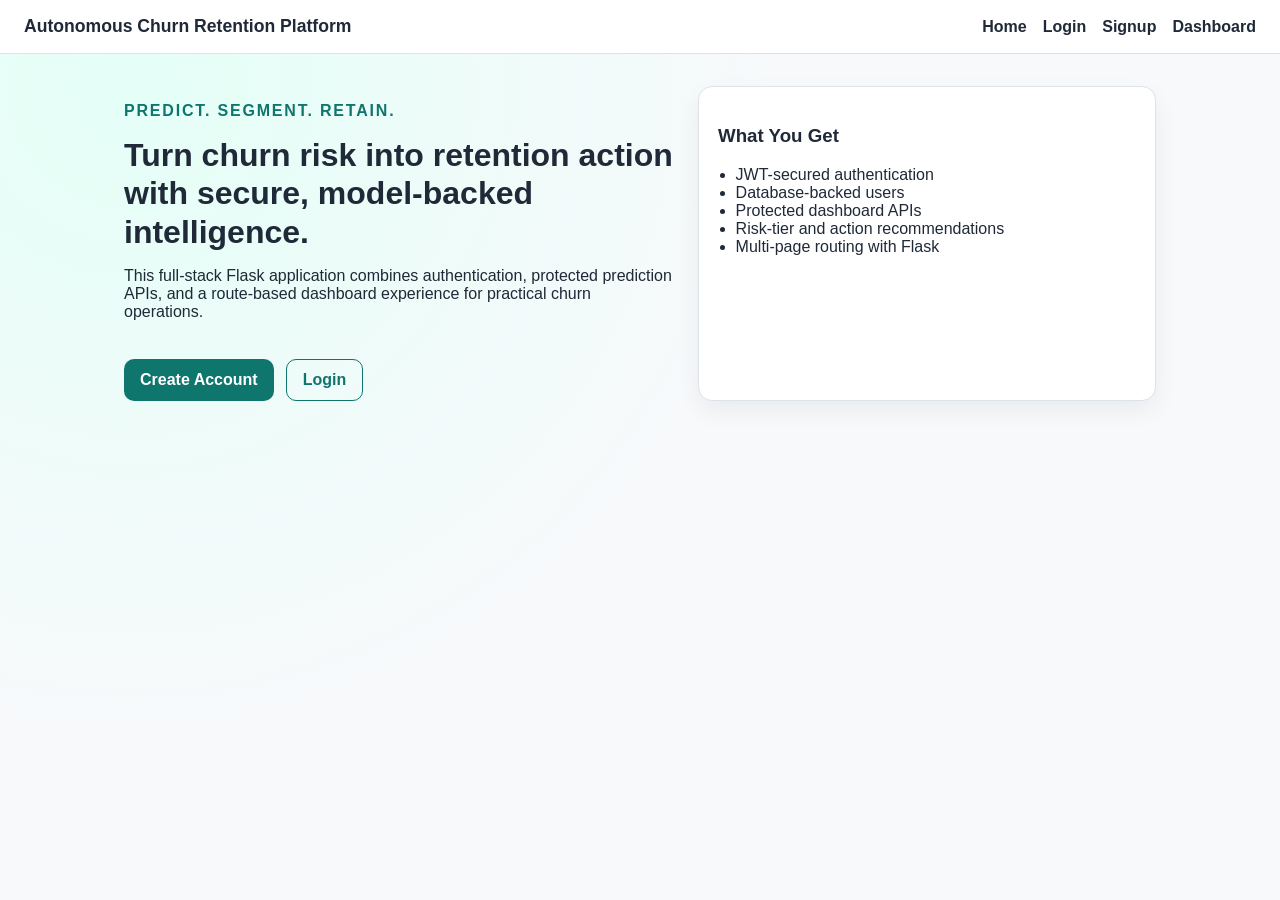
<file: frontend/index.html>
<!DOCTYPE html>
<html lang="en">
<head>
    <meta charset="UTF-8">
    <meta name="viewport" content="width=device-width, initial-scale=1.0">
    <title>Autonomous Churn Retention Platform</title>
    <link rel="stylesheet" href="styles.css">
</head>
<body data-page="landing">
    <header class="topbar">
        <h1>Autonomous Churn Retention Platform</h1>
        <nav>
            <a href="index.html">Home</a>
            <a href="login.html">Login</a>
            <a href="signup.html">Signup</a>
            <a href="dashboard.html">Dashboard</a>
        </nav>
    </header>

    <main class="hero">
        <section>
            <p class="eyebrow">Predict. Segment. Retain.</p>
            <h2>Turn churn risk into retention action with secure, model-backed intelligence.</h2>
            <p>
                This full-stack Flask application combines authentication, protected prediction APIs,
                and a route-based dashboard experience for practical churn operations.
            </p>
            <div class="cta-row">
                <a class="btn btn-primary" href="signup.html">Create Account</a>
                <a class="btn btn-outline" href="login.html">Login</a>
            </div>
        </section>
        <aside class="card stats">
            <h3>What You Get</h3>
            <ul>
                <li>JWT-secured authentication</li>
                <li>Database-backed users</li>
                <li>Protected dashboard APIs</li>
                <li>Risk-tier and action recommendations</li>
                <li>Multi-page routing with Flask</li>
            </ul>
        </aside>
    </main>
</body>
</html>
</file>
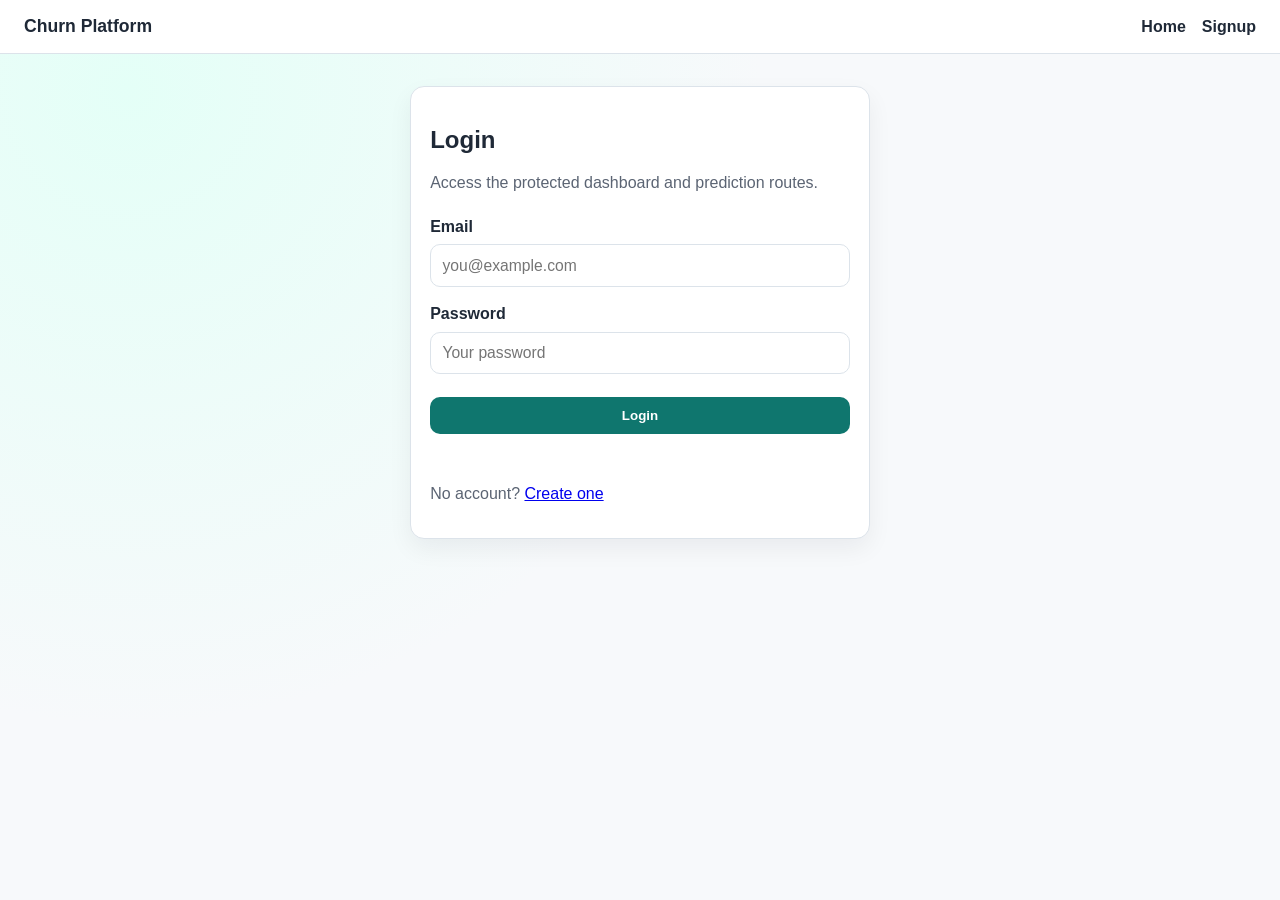
<file: frontend/dashboard.html>
<!DOCTYPE html>
<html lang="en">
<head>
    <meta charset="UTF-8">
    <meta name="viewport" content="width=device-width, initial-scale=1.0">
    <title>Dashboard | Churn Platform</title>
    <link rel="stylesheet" href="styles.css">
</head>
<body data-page="dashboard">
    <header class="topbar">
        <h1>Retention Dashboard</h1>
        <nav>
            <a href="index.html">Home</a>
            <a href="segments.html">Segments</a>
            <a href="#" id="logoutLink">Logout</a>
        </nav>
    </header>

    <main id="dashboardMain" class="dashboard-layout">
        <section class="card">
            <h2>Customer Risk Analysis</h2>
            <p id="dashboardMessage" class="muted"></p>
            <form id="churnForm" class="stack-form">
                <label for="gender">Gender</label>
                <select id="gender" name="gender">
                    <option value="Male">Male</option>
                    <option value="Female">Female</option>
                </select>

                <label for="tenure">Tenure (months)</label>
                <input id="tenure" type="number" name="tenure" min="0" required>

                <label for="monthlyCharges">Monthly Charges</label>
                <input id="monthlyCharges" type="number" name="MonthlyCharges" min="0" step="0.01" required>

                <label for="totalCharges">Total Charges</label>
                <input id="totalCharges" type="number" name="TotalCharges" min="0" step="0.01" required>

                <label for="contract">Contract</label>
                <select id="contract" name="Contract">
                    <option value="Month-to-month">Month-to-month</option>
                    <option value="One year">One year</option>
                    <option value="Two year">Two year</option>
                </select>

                <button class="btn btn-primary" type="submit">Analyze Risk</button>
            </form>
        </section>

        <section id="result" class="card hidden">
            <h2>Risk Analysis</h2>
            <p><strong>Churn Probability:</strong> <span id="probabilityText"></span></p>
            <p><strong>Risk Tier:</strong> <span id="riskTierBadge" class="badge">-</span></p>
            <p><strong>Customer Segment:</strong> <span id="segmentName">-</span></p>
            <p><strong>Segment Insight:</strong> <span id="segmentDescription">-</span></p>
            <div class="progress-container">
                <div id="probabilityBar" class="progress-bar"></div>
            </div>
            <p><strong>Recommended Action:</strong> <span id="actionBox"></span></p>
        </section>
    </main>

    <script src="script.js"></script>
</body>
</html>
</file>
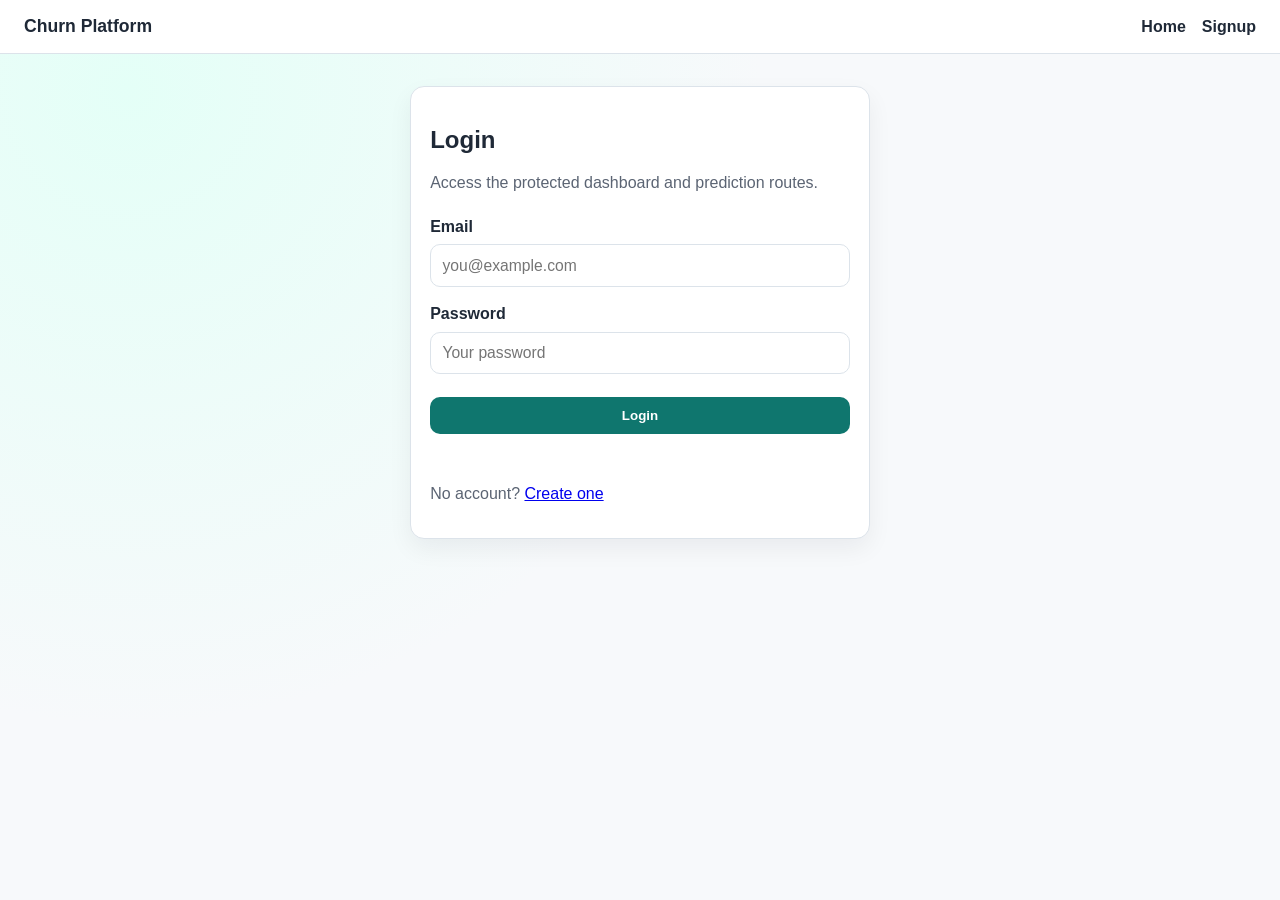
<file: frontend/login.html>
<!DOCTYPE html>
<html lang="en">
<head>
    <meta charset="UTF-8">
    <meta name="viewport" content="width=device-width, initial-scale=1.0">
    <title>Login | Churn Platform</title>
    <link rel="stylesheet" href="styles.css">
</head>
<body data-page="login">
    <header class="topbar">
        <h1>Churn Platform</h1>
        <nav>
            <a href="index.html">Home</a>
            <a href="signup.html">Signup</a>
        </nav>
    </header>

    <main class="centered">
        <section class="card auth-card">
            <h2>Login</h2>
            <p class="muted">Access the protected dashboard and prediction routes.</p>
            <form id="loginForm" class="stack-form">
                <label for="email">Email</label>
                <input id="email" type="email" required placeholder="you@example.com">

                <label for="password">Password</label>
                <input id="password" type="password" required placeholder="Your password">

                <button class="btn btn-primary" type="submit">Login</button>
            </form>
            <p id="authMessage" class="message"></p>
            <p class="muted">No account? <a href="signup.html">Create one</a></p>
        </section>
    </main>

    <script src="script.js"></script>
</body>
</html>
</file>
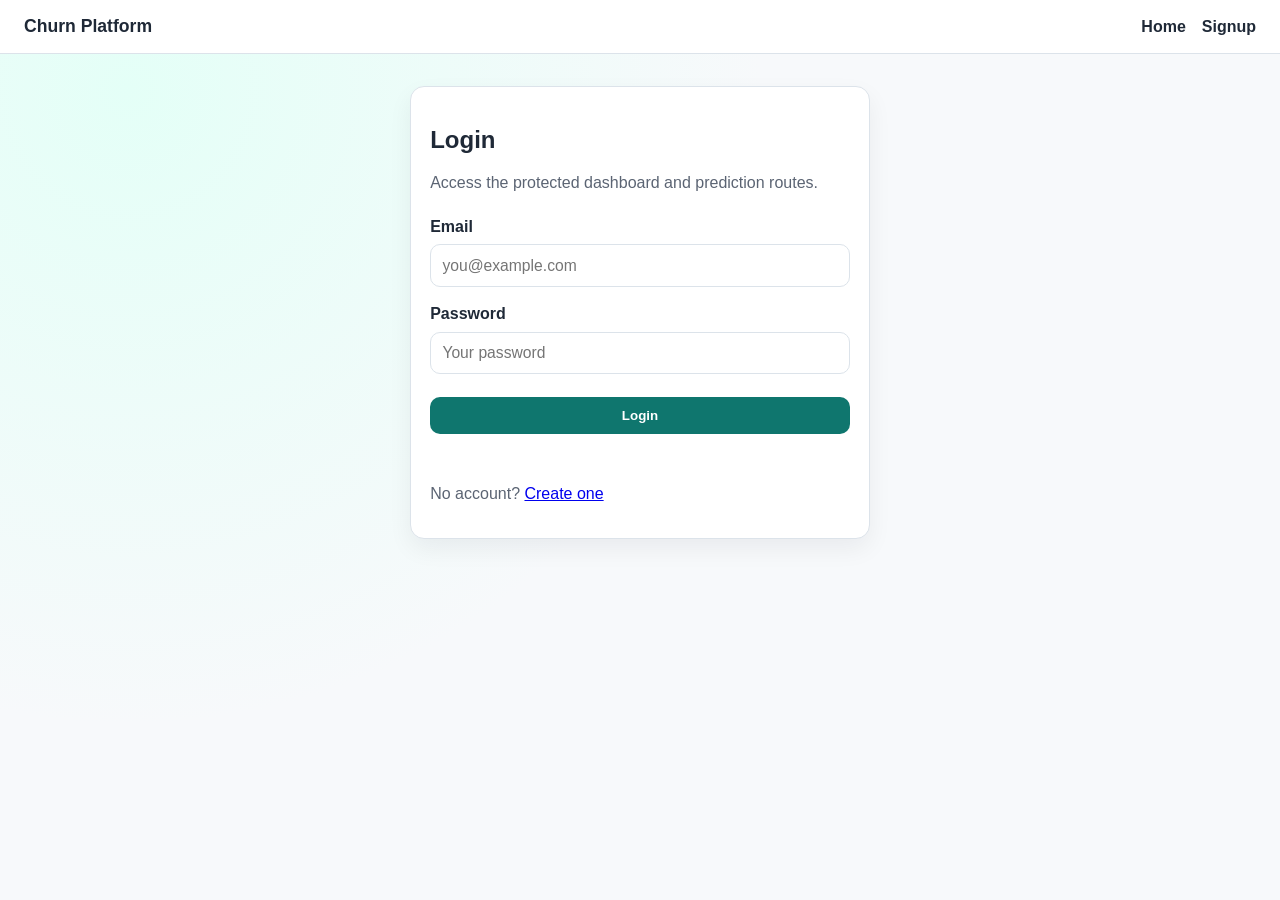
<file: frontend/segments.html>
<!DOCTYPE html>
<html lang="en">
<head>
    <meta charset="UTF-8">
    <meta name="viewport" content="width=device-width, initial-scale=1.0">
    <title>Segments | Churn Platform</title>
    <link rel="stylesheet" href="styles.css">
</head>
<body data-page="segments">
    <header class="topbar">
        <h1>Customer Segmentation</h1>
        <nav>
            <a href="index.html">Home</a>
            <a href="dashboard.html">Dashboard</a>
            <a href="#" id="logoutLink">Logout</a>
        </nav>
    </header>

    <main id="segmentsMain" class="segments-layout">
        <section class="card">
            <h2>Cluster Summary</h2>
            <p id="segmentsMessage" class="muted"></p>
            <div id="segmentsGrid" class="segments-grid"></div>
        </section>
    </main>

    <script src="script.js"></script>
</body>
</html>
</file>
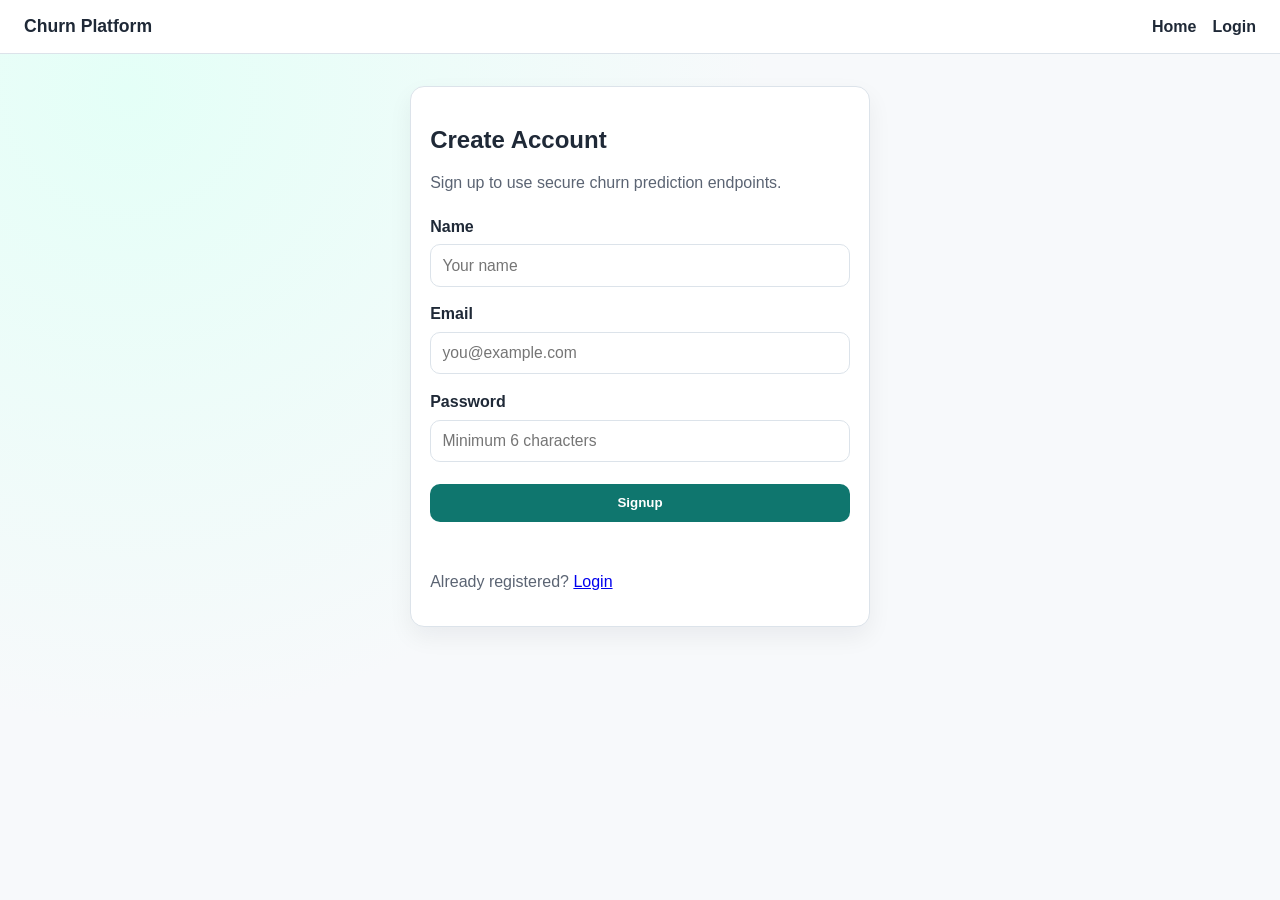
<file: frontend/signup.html>
<!DOCTYPE html>
<html lang="en">
<head>
    <meta charset="UTF-8">
    <meta name="viewport" content="width=device-width, initial-scale=1.0">
    <title>Signup | Churn Platform</title>
    <link rel="stylesheet" href="styles.css">
</head>
<body data-page="signup">
    <header class="topbar">
        <h1>Churn Platform</h1>
        <nav>
            <a href="index.html">Home</a>
            <a href="login.html">Login</a>
        </nav>
    </header>

    <main class="centered">
        <section class="card auth-card">
            <h2>Create Account</h2>
            <p class="muted">Sign up to use secure churn prediction endpoints.</p>
            <form id="signupForm" class="stack-form">
                <label for="name">Name</label>
                <input id="name" type="text" required placeholder="Your name">

                <label for="email">Email</label>
                <input id="email" type="email" required placeholder="you@example.com">

                <label for="password">Password</label>
                <input id="password" type="password" required minlength="6" placeholder="Minimum 6 characters">

                <button class="btn btn-primary" type="submit">Signup</button>
            </form>
            <p id="authMessage" class="message"></p>
            <p class="muted">Already registered? <a href="login.html">Login</a></p>
        </section>
    </main>

    <script src="script.js"></script>
</body>
</html>
</file>
<file: frontend/styles.css>
:root {
    --bg: #f7f9fb;
    --surface: #ffffff;
    --ink: #1f2937;
    --muted: #5b6473;
    --primary: #0f766e;
    --primary-dark: #0b5c56;
    --outline: #dce3ea;
}

* {
    box-sizing: border-box;
}

body {
    margin: 0;
    font-family: "Segoe UI", Tahoma, Geneva, Verdana, sans-serif;
    color: var(--ink);
    background: radial-gradient(circle at 10% 10%, #e4fff7 0%, var(--bg) 45%);
    min-height: 100vh;
}

.topbar {
    display: flex;
    justify-content: space-between;
    align-items: center;
    padding: 1rem 1.5rem;
    background: var(--surface);
    border-bottom: 1px solid var(--outline);
}

.topbar h1 {
    margin: 0;
    font-size: 1.1rem;
}

.topbar nav {
    display: flex;
    gap: 1rem;
}

.topbar a {
    text-decoration: none;
    color: var(--ink);
    font-weight: 600;
}

.hero {
    display: grid;
    grid-template-columns: 1.2fr 1fr;
    gap: 1.5rem;
    padding: 2rem 1.5rem;
    max-width: 1080px;
    margin: 0 auto;
}

.hero h2 {
    font-size: 2rem;
    margin: 0.5rem 0;
    line-height: 1.2;
}

.eyebrow {
    text-transform: uppercase;
    letter-spacing: 1.8px;
    color: var(--primary);
    font-weight: 700;
}

.cta-row {
    display: flex;
    gap: 0.75rem;
    margin-top: 1.5rem;
}

.card {
    background: var(--surface);
    border: 1px solid var(--outline);
    border-radius: 14px;
    padding: 1.2rem;
    box-shadow: 0 10px 24px rgba(16, 24, 40, 0.06);
}

.stats ul {
    margin: 0;
    padding-left: 1.1rem;
}

.centered {
    display: flex;
    justify-content: center;
    padding: 2rem 1rem;
}

.auth-card {
    width: 100%;
    max-width: 460px;
}

.stack-form {
    display: flex;
    flex-direction: column;
    gap: 0.55rem;
}

.stack-form label {
    margin-top: 0.6rem;
    font-weight: 600;
}

.stack-form input,
.stack-form select {
    border: 1px solid var(--outline);
    border-radius: 10px;
    padding: 0.7rem;
    font-size: 0.98rem;
}

.btn {
    display: inline-flex;
    align-items: center;
    justify-content: center;
    border-radius: 10px;
    padding: 0.7rem 1rem;
    font-weight: 700;
    text-decoration: none;
    cursor: pointer;
    border: none;
    margin-top: 0.85rem;
}

.btn-primary {
    background: var(--primary);
    color: #fff;
}

.btn-primary:hover {
    background: var(--primary-dark);
}

.btn-outline {
    border: 1px solid var(--primary);
    color: var(--primary);
    background: transparent;
}

.muted {
    color: var(--muted);
}

.message {
    font-weight: 600;
    min-height: 1.2rem;
}

#reconnectBtn {
    margin-top: 0.2rem;
    margin-bottom: 0.6rem;
}

.dashboard-layout {
    max-width: 1080px;
    margin: 0 auto;
    padding: 1.4rem;
    display: grid;
    grid-template-columns: 1fr 1fr;
    gap: 1rem;
}

.segments-layout {
    max-width: 1080px;
    margin: 0 auto;
    padding: 1.4rem;
}

.segments-grid {
    display: grid;
    grid-template-columns: repeat(auto-fit, minmax(240px, 1fr));
    gap: 0.9rem;
    margin-top: 1rem;
}

.segment-card {
    border: 1px solid var(--outline);
    border-radius: 12px;
    padding: 0.9rem;
    background: #fdfefe;
}

.segment-card h3 {
    margin-top: 0;
    margin-bottom: 0.5rem;
}

.badge {
    padding: 6px 12px;
    border-radius: 999px;
    font-weight: bold;
    color: #fff;
    display: inline-block;
    font-size: 0.86rem;
}

.very-low {
    background-color: #0ea47a;
}

.low {
    background-color: #16a34a;
}

.medium {
    background-color: #f59e0b;
}

.high {
    background-color: #f97316;
}

.critical {
    background-color: #dc2626;
}

.progress-container {
    width: 100%;
    background-color: #d7dde5;
    border-radius: 10px;
    overflow: hidden;
    margin-top: 10px;
}

.progress-bar {
    height: 20px;
    width: 0;
    transition: width 0.8s ease-in-out;
}

.hidden {
    display: none;
}

@media (max-width: 860px) {
    .hero,
    .dashboard-layout {
        grid-template-columns: 1fr;
    }

    .topbar {
        flex-direction: column;
        gap: 0.8rem;
        align-items: flex-start;
    }
}
</file>
